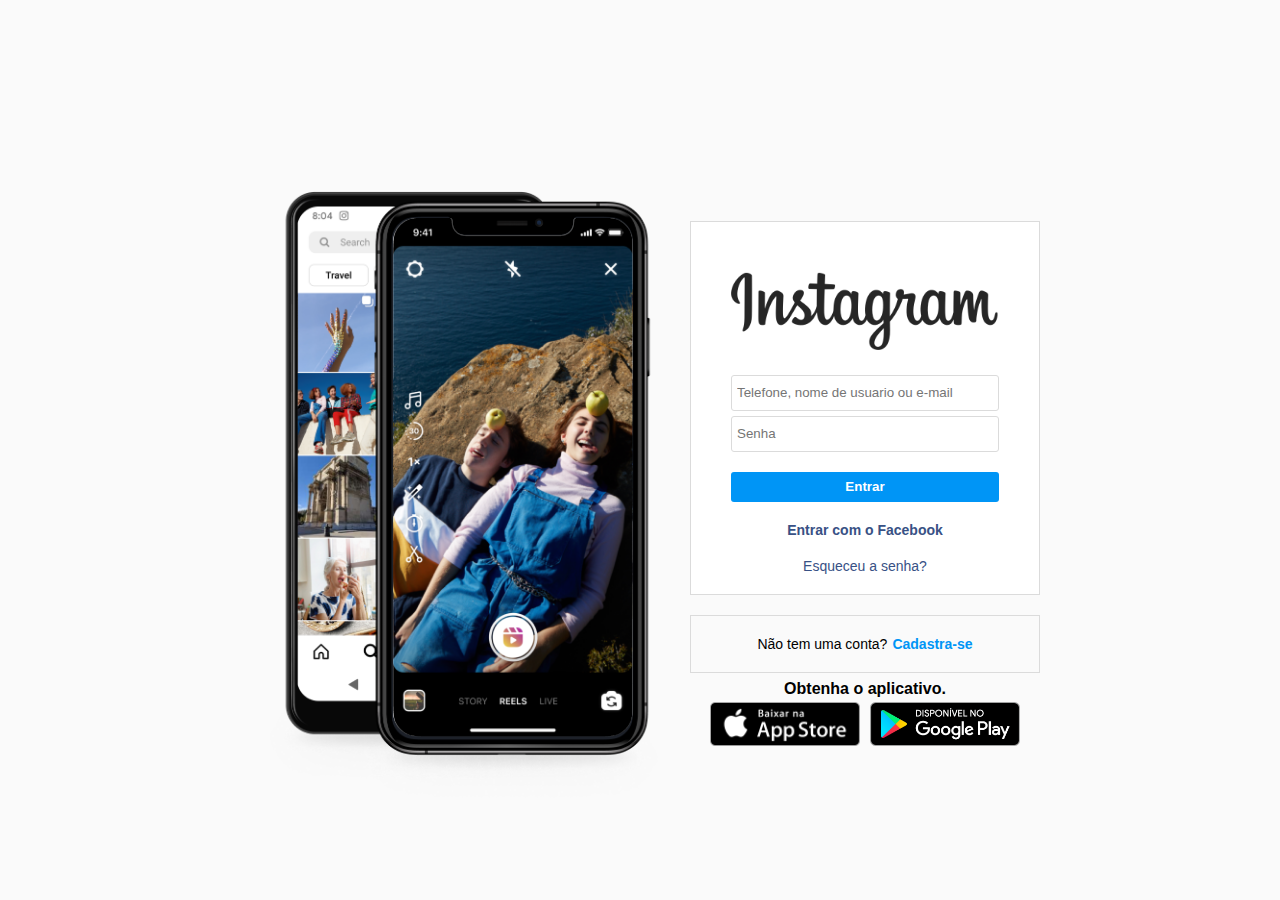
<file: index.html>
<!DOCTYPE html>
<html lang="pt-br">

<head>
    <meta charset="UTF-8">
    <meta http-equiv="X-UA-Compatible" content="IE=edge">
    <meta name="viewport" content="width=device-width, initial-scale=1.0">
    <link rel="stylesheet" href="./styles.css">
    <title>Instagram</title>

</head>

<body>

    <div class="container-imagens">
        <img src="./img/celular.png" class="img-celular">
        <img src="./img/insta1.png" class="imagem-celular">
        <img src="./img/insta2.png" class="imagem-celular" id="troca-imagem">
    </div>

    <div class="container-itens">
        <div class="container-form">
            <img src="./img/insta-logo.png" class="insta-logo">

            <input placeholder="Telefone, nome de usuario ou e-mail">
            <input placeholder="Senha">

            <button>Entrar</button>

            <a class="login-facebook">Entrar com o Facebook</a>
            <a class="esqueceu-senha">Esqueceu a senha?</a>

        </div>

        <div class="container-cadastro">

            <p class="paragrafo-conta">Não tem uma conta?</p> <a class="link-cadastro">Cadastra-se</a>

        </div>

        <p class="paragrafo-app">Obtenha o aplicativo.</p>

        <div class="container-app">
            <img src="./img/ios.png" alt="logo do ios" class="logo-app">
            <img src="./img/google.png" alt="logo do google" class="logo-app">
        </div>

    </div>


</body>

<script>
    let imagem = document.getElementById("troca-imagem")


    function trocaImagem() {

        if (imagem.style.opacity == 0) {
            imagem.style.opacity = 1
        }

        else {
            imagem.style.opacity = 0
        }

    }

    setInterval(function () {
        trocaImagem()
    }, 4000);




</script>





</html>
</file>
<file: styles.css>
* {
    margin:0;
    padding: 0;
    box-sizing: border-box;
}

body {
     background: #FAFAFA; 
     width: 100vw;
     height: 100vh;
     display: flex;
     justify-content: center;
     align-items: center; 
     font-family: -apple-system,BlinkMacSystemFont,"Segoe UI",Roboto,Helvetica,Arial,sans-serif;  
}

.insta-logo {
      margin-bottom: 20px;

}

.img-celular {
    width: 450px;
    margin-top: 100px;
}

.imagem-celular {
    height: 520px;
    position: absolute;
    left: 153px;
    top: 126px; 
    transition: opacity 3s ease-in-out;
}

.container-imagens{
       position:relative;

}


.container-itens {
    width: 350px;
    margin-top: 67px;
    text-align: center;
    
}
 input{
    height: 36px;
    outline: none;
    border: 1px solid #dbdbdb;
    border-radius: 3px;
    padding-left: 5px;
    margin-top: 5px;
    color: #262626;
 }

 button {
    background: #0095f6;
    height:30px;
    border-radius: 3px;
    border: none;
    color: #ffffff;
    margin-top: 20px;
    cursor: pointer;
    font-weight: bold;
 }
  
 button:hover {
    opacity: .8;  
 }

 button:active{
    opacity: .5;
 }

 .login-facebook{
    color:#385185;
    font-weight: bold;
    text-align: center;
    margin-top: 20px;
    margin-bottom: 20px;
    cursor: pointer;
    font-size: 14px;
 }
        
 .esqueceu-senha {
    color:#385185;
    text-align: center;
    cursor: pointer;
    font-size: 14px;
 }

 


.container-form {
    display: flex;
    flex-direction: column;
    border: 1px solid #dbdbdb;
    background: #ffffff;
    padding: 50px 40px 20px 40px; 
}


.container-acesso {
    display: flex;
    padding: 20px;
    border: 1px solid #dbdbdb;
    margin-top: 10px;
    text-align: justify;
    
    
}

.paragrafo-app {
    text-align: center;
    margin-top: 7px;
    margin-bottom: 4px;
    font-weight: bold;
}

.container-cadastro {
    display: flex;
    justify-content: center;
    align-items: center;
    margin-top: 20px;
    border: 1px solid #dbdbdb; 
    padding-top: 20px;
    padding-bottom: 20px;
}

.link-cadastro {
    color:#0095f6;
    font-weight: bold;
    font-size: 14px;
    margin-left: 5px;
    cursor:pointer;
}

.paragrafo-conta {
    font-size: 14px;
}

.container-app {
    display: flex;
    justify-content: center;
    gap: 10px;
}

.logo-app {
    width: 150px; 
 }
</file>
